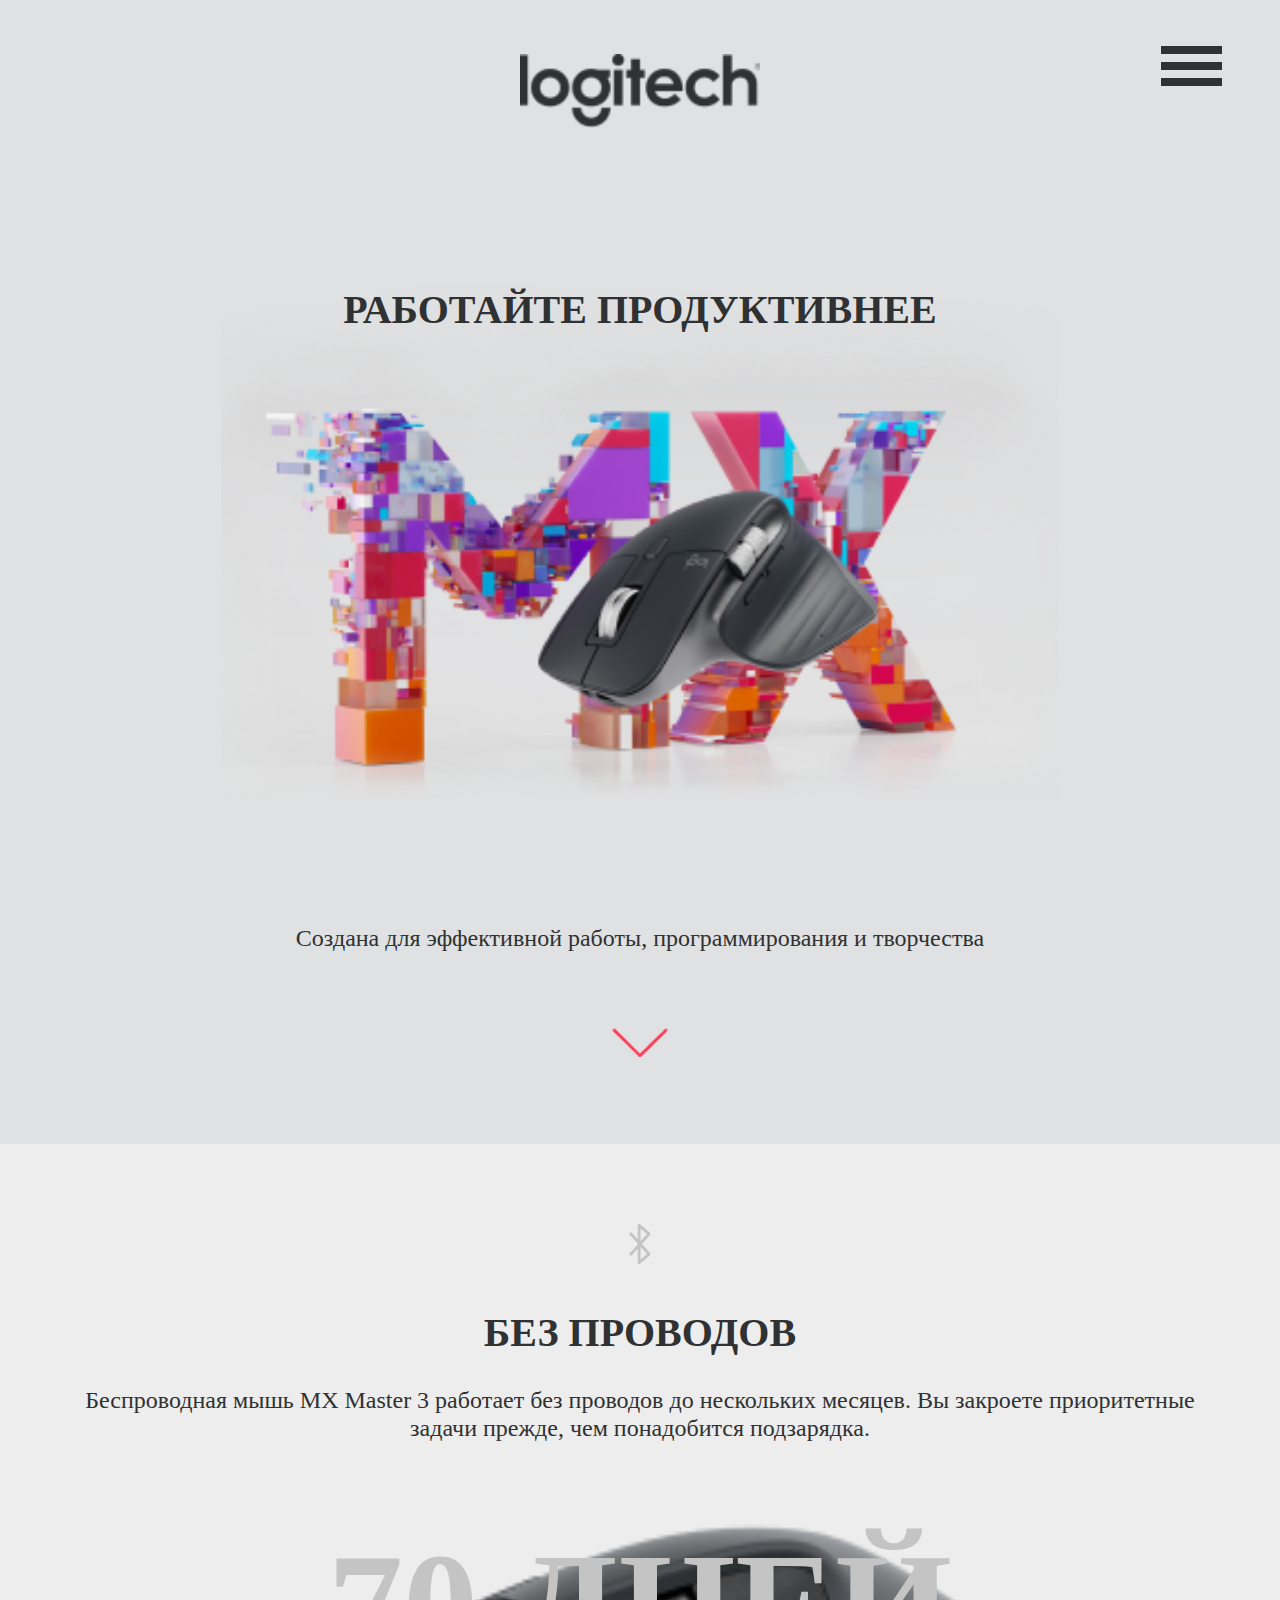
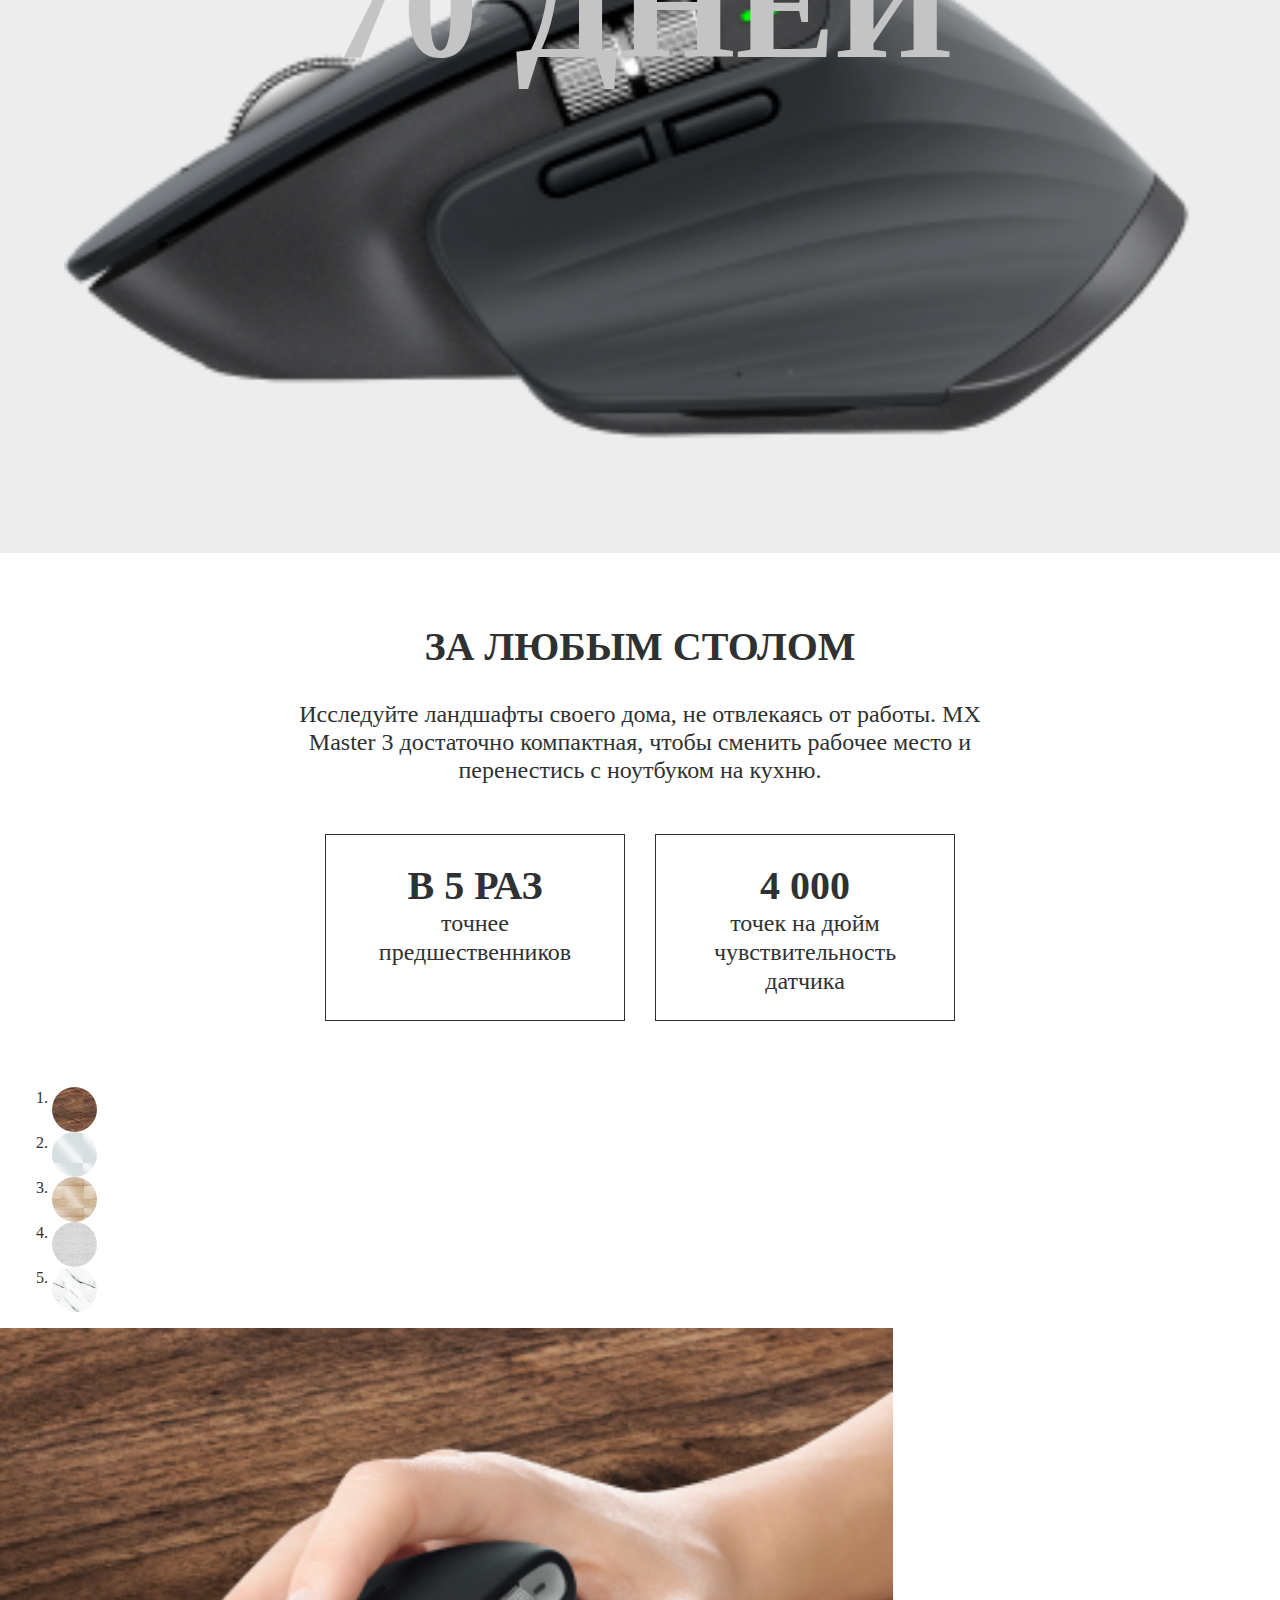
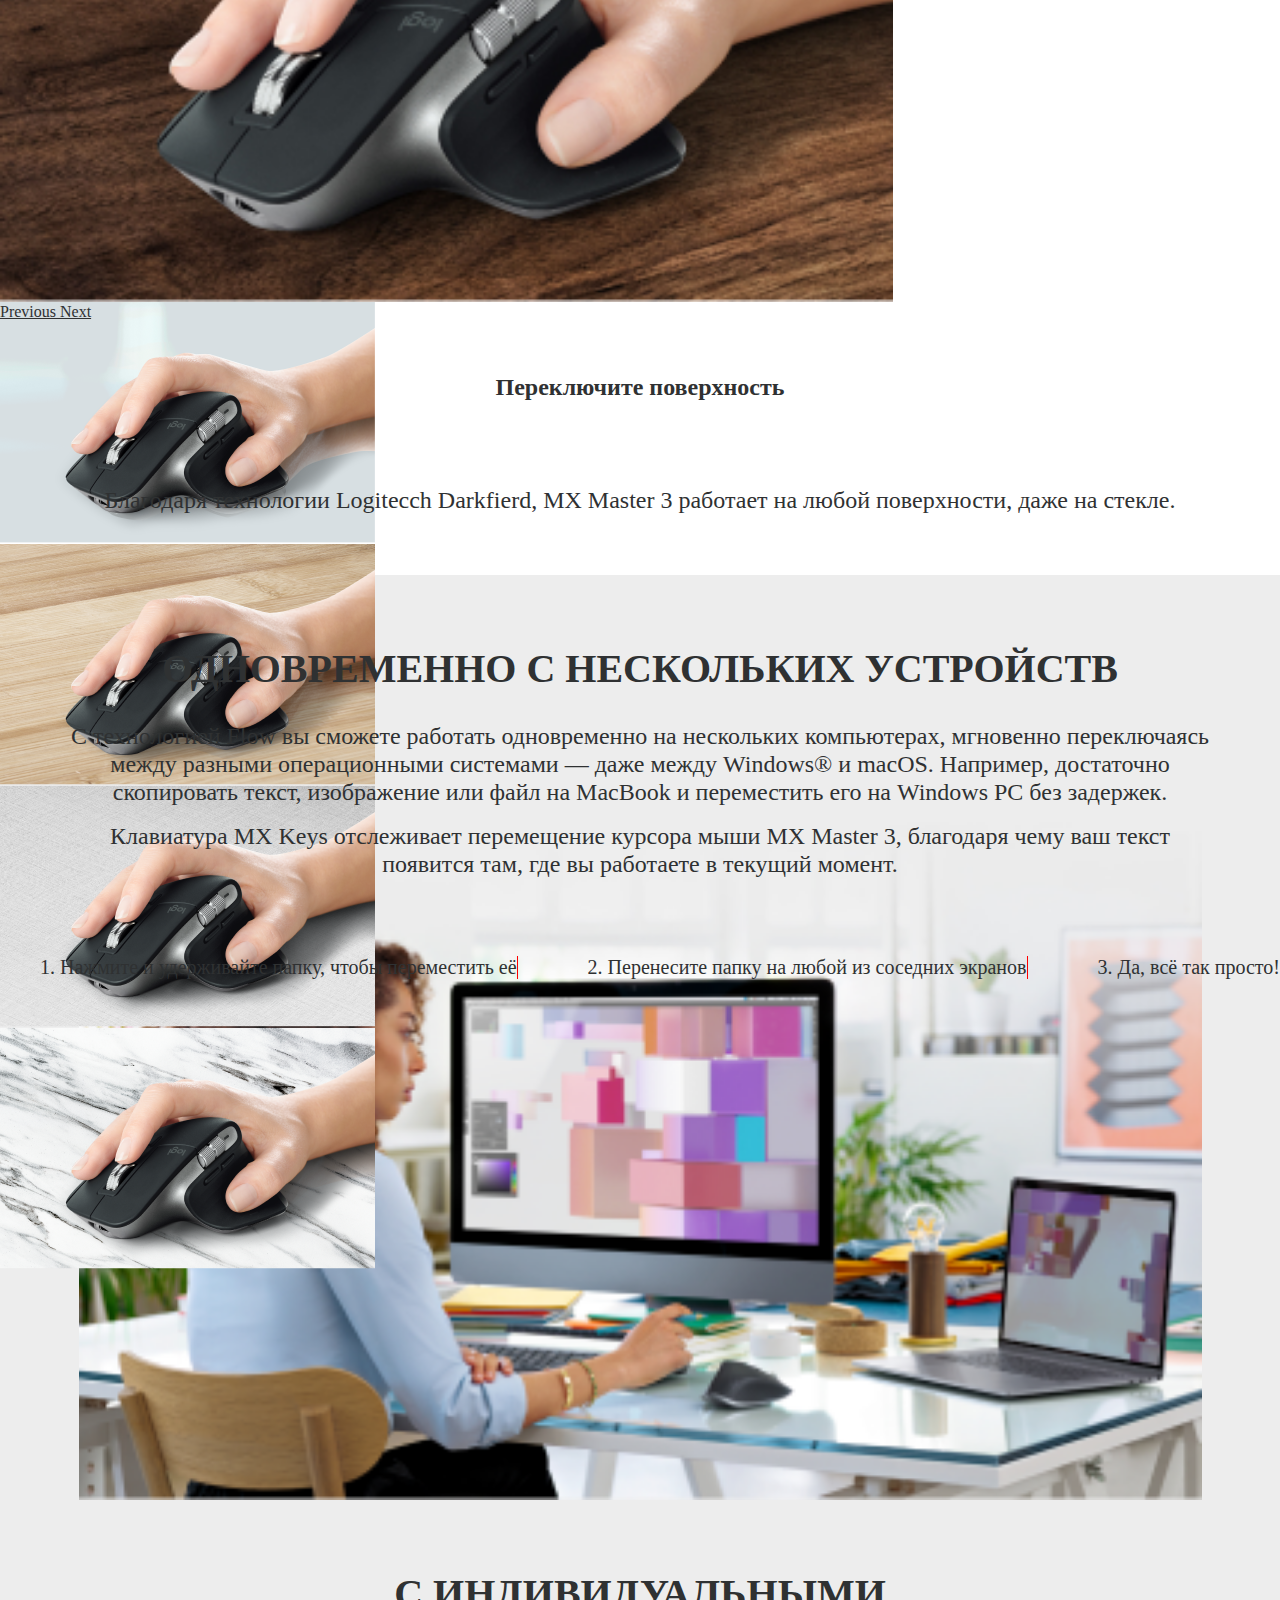
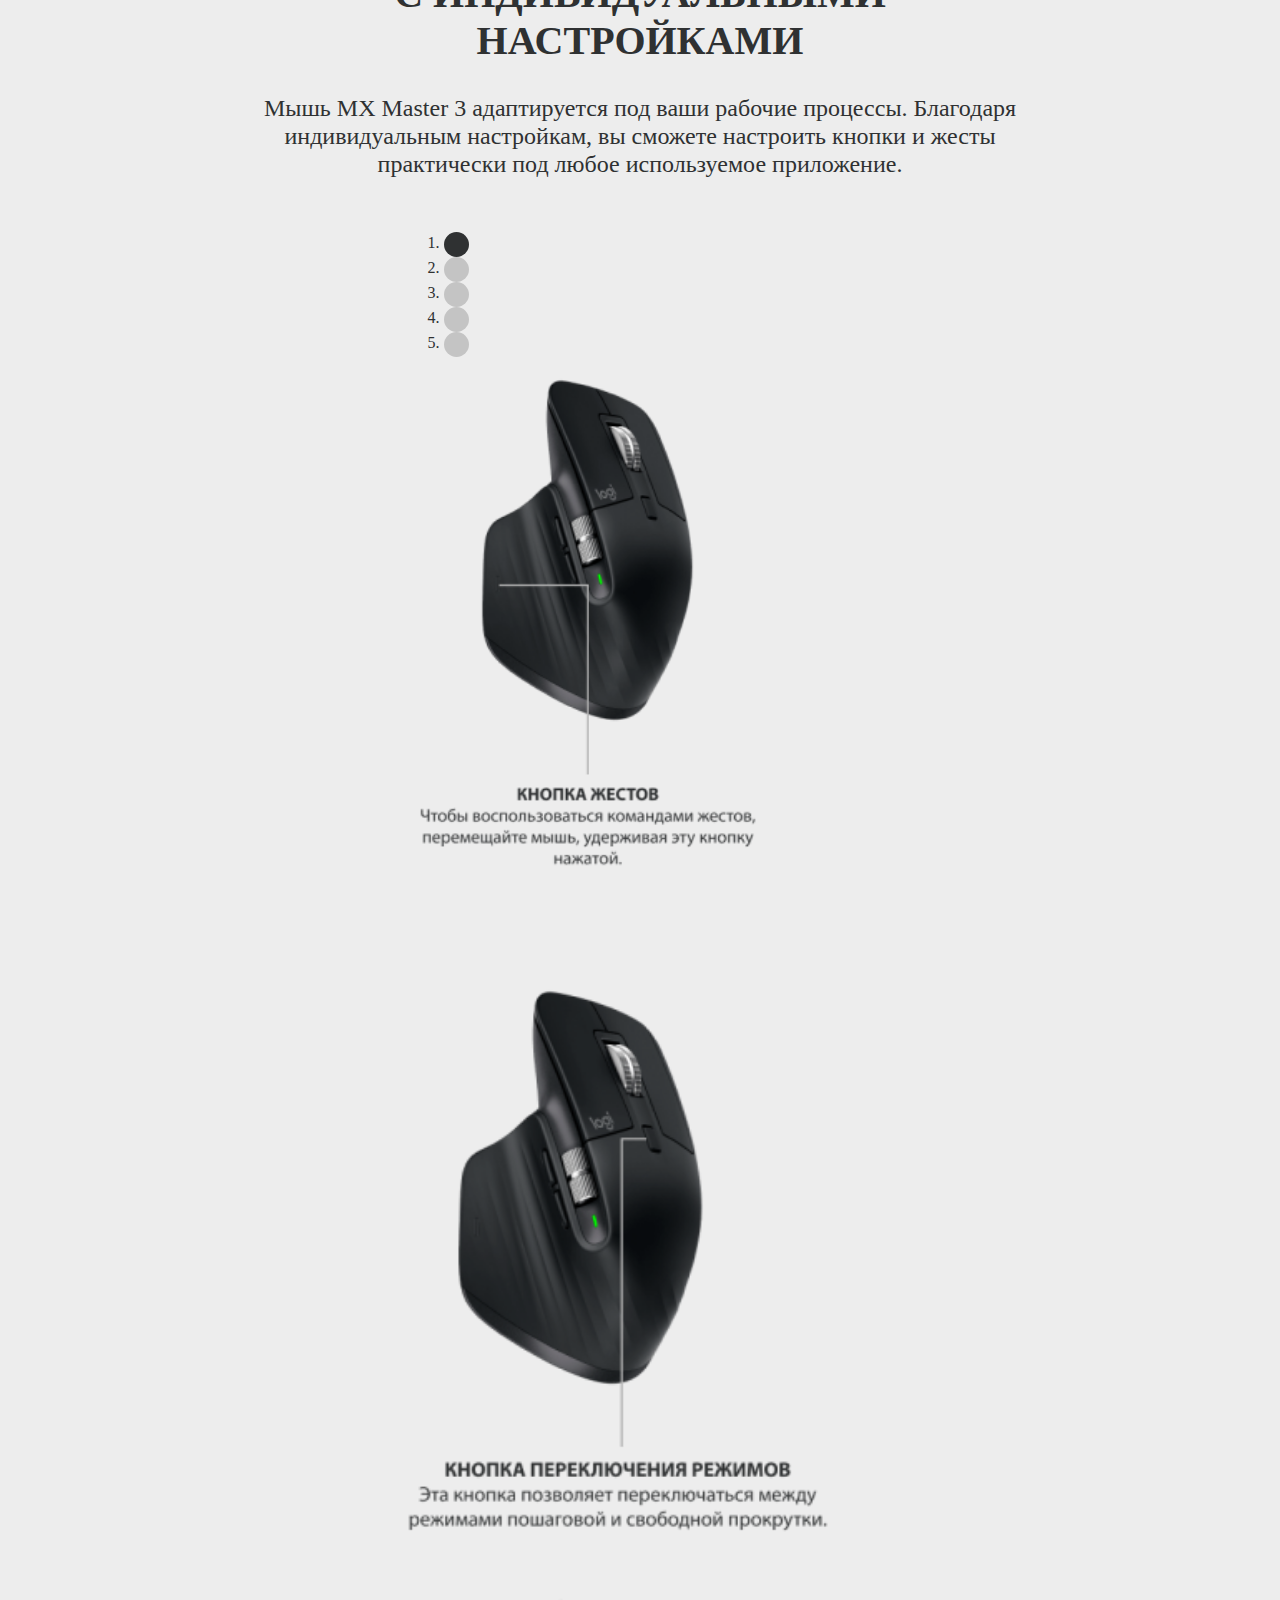
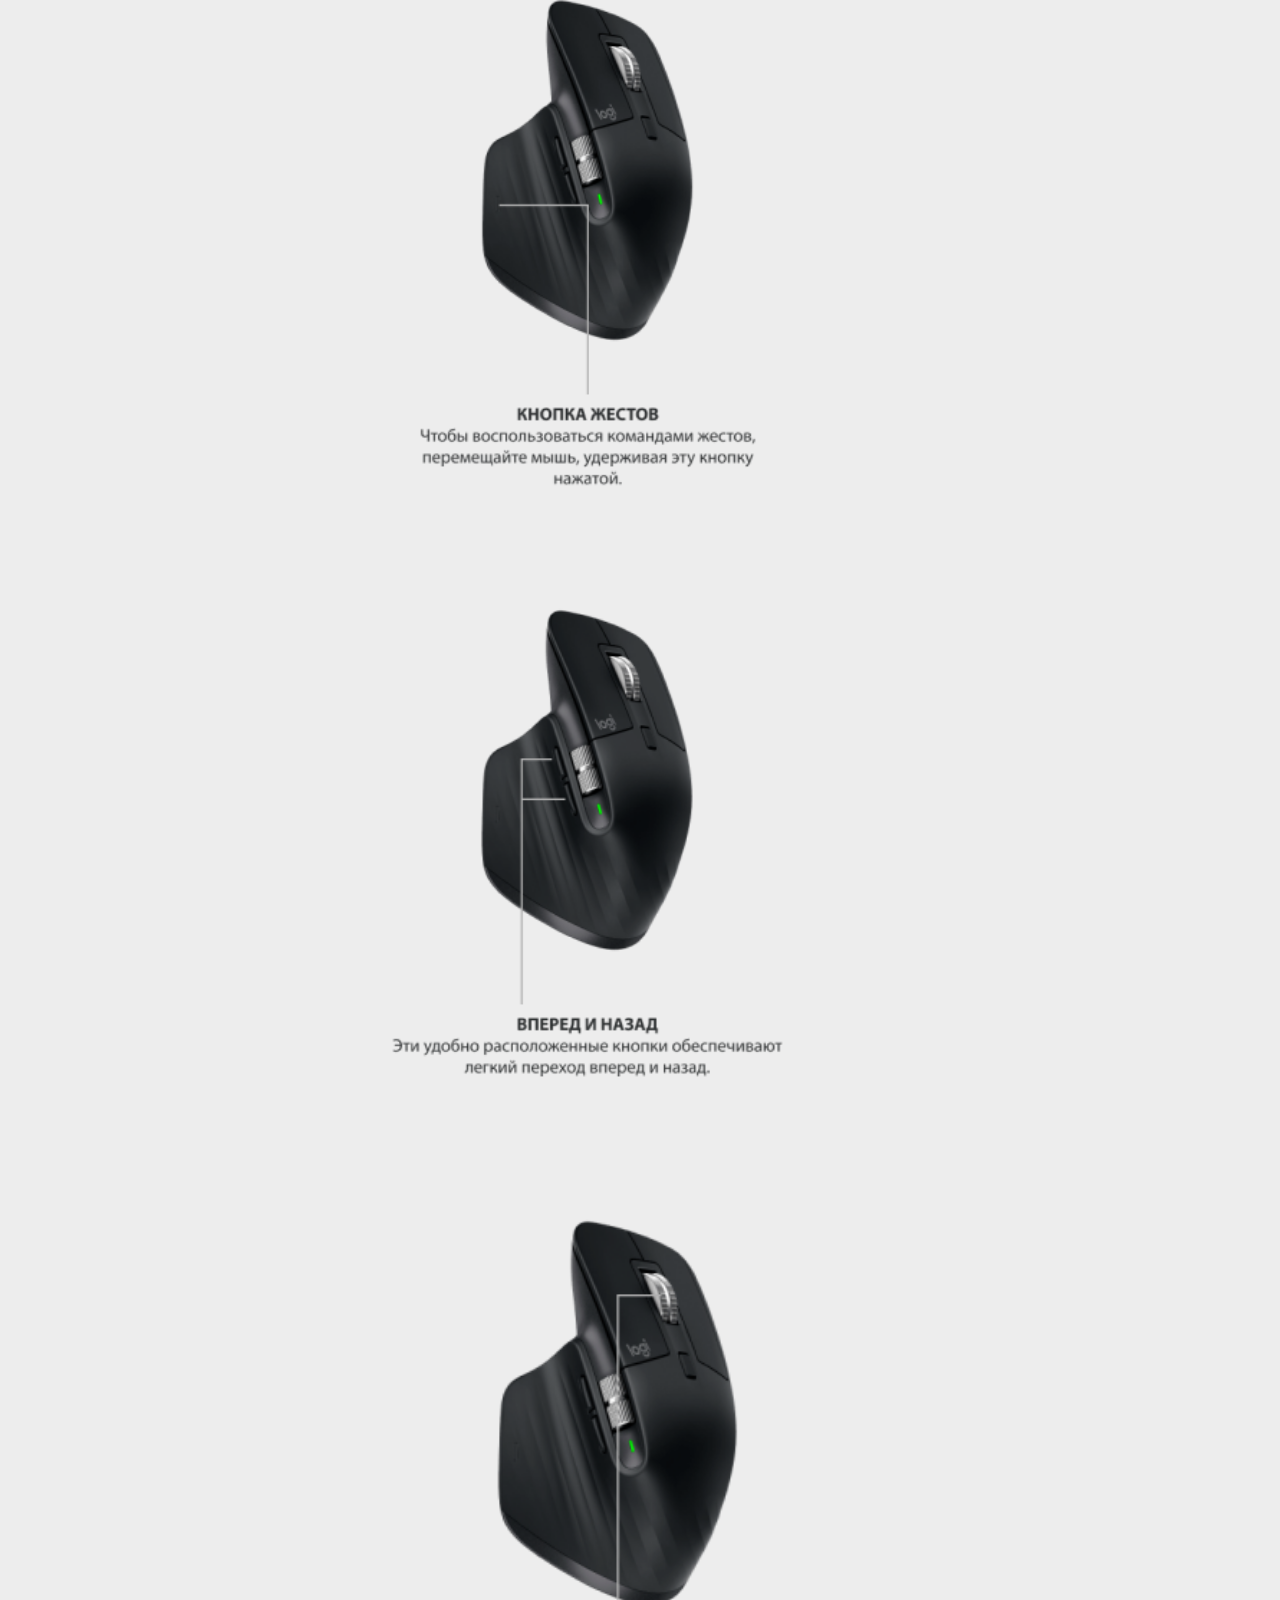
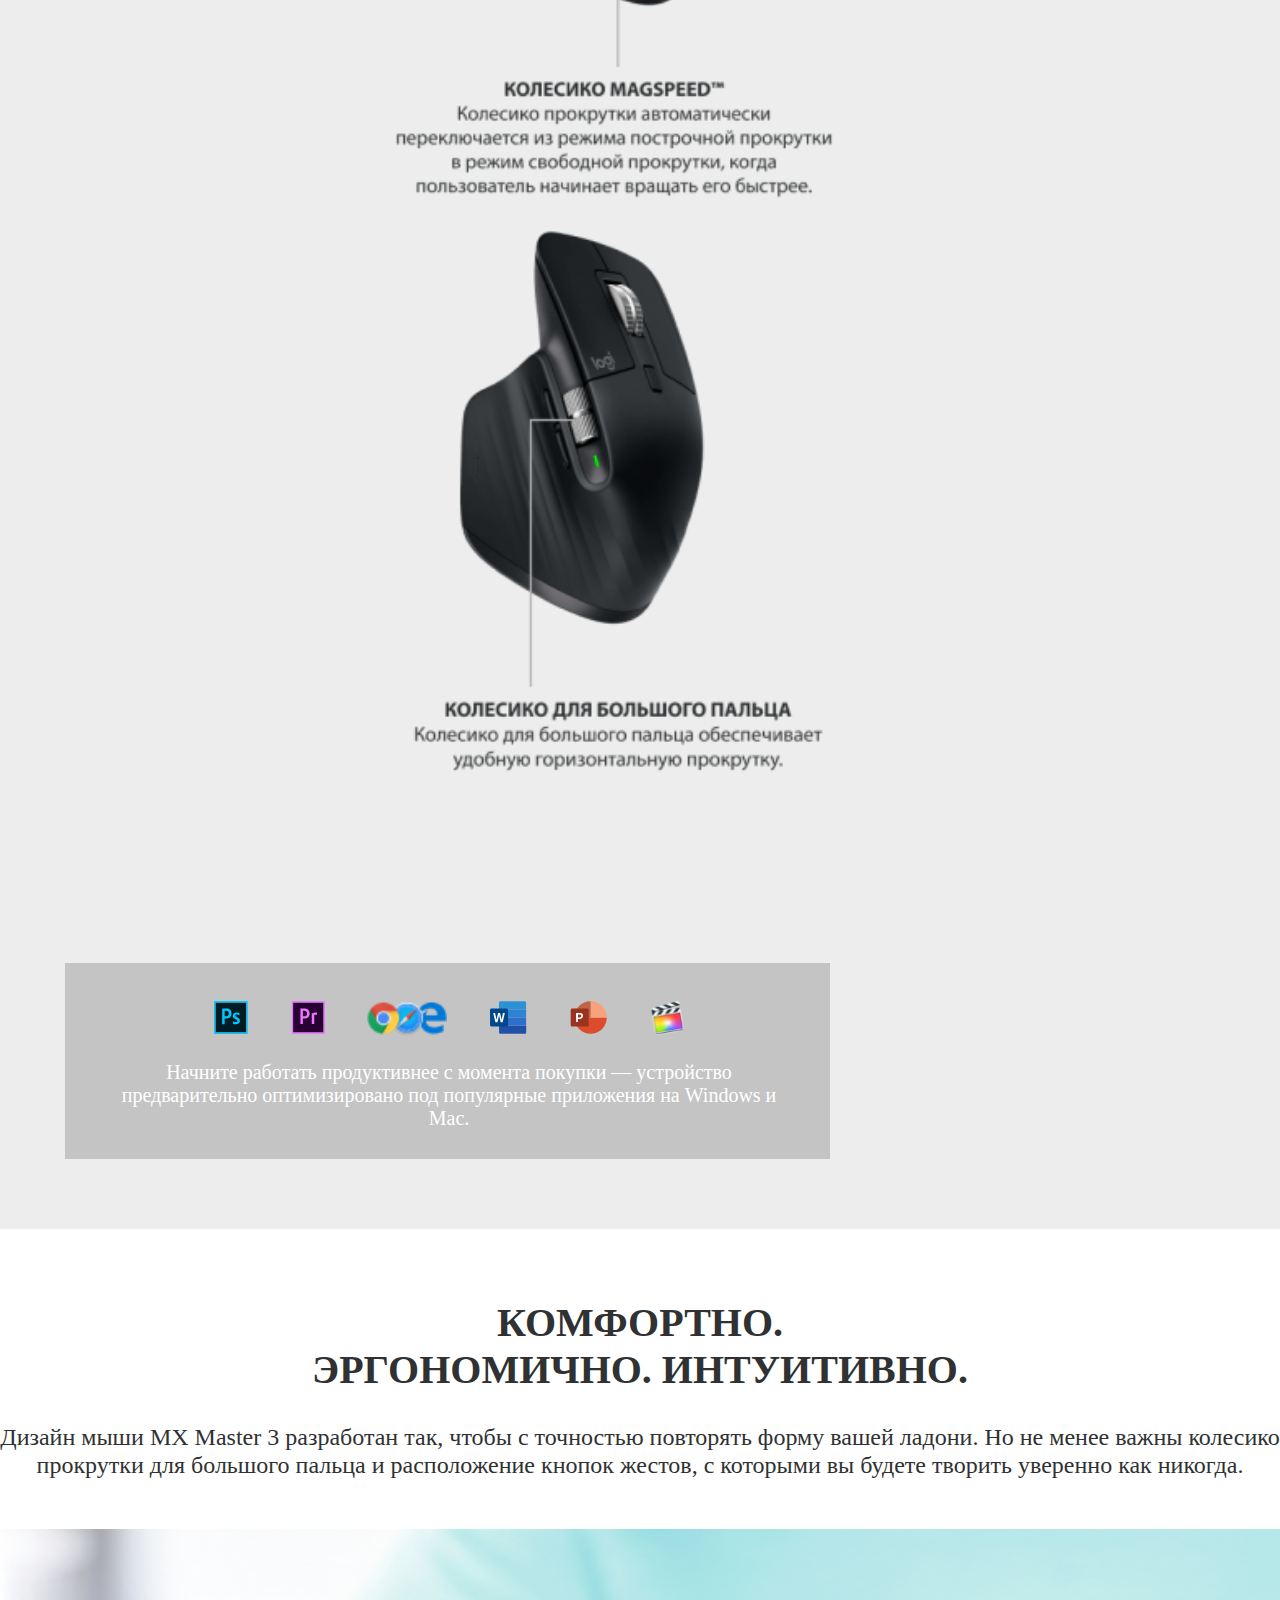
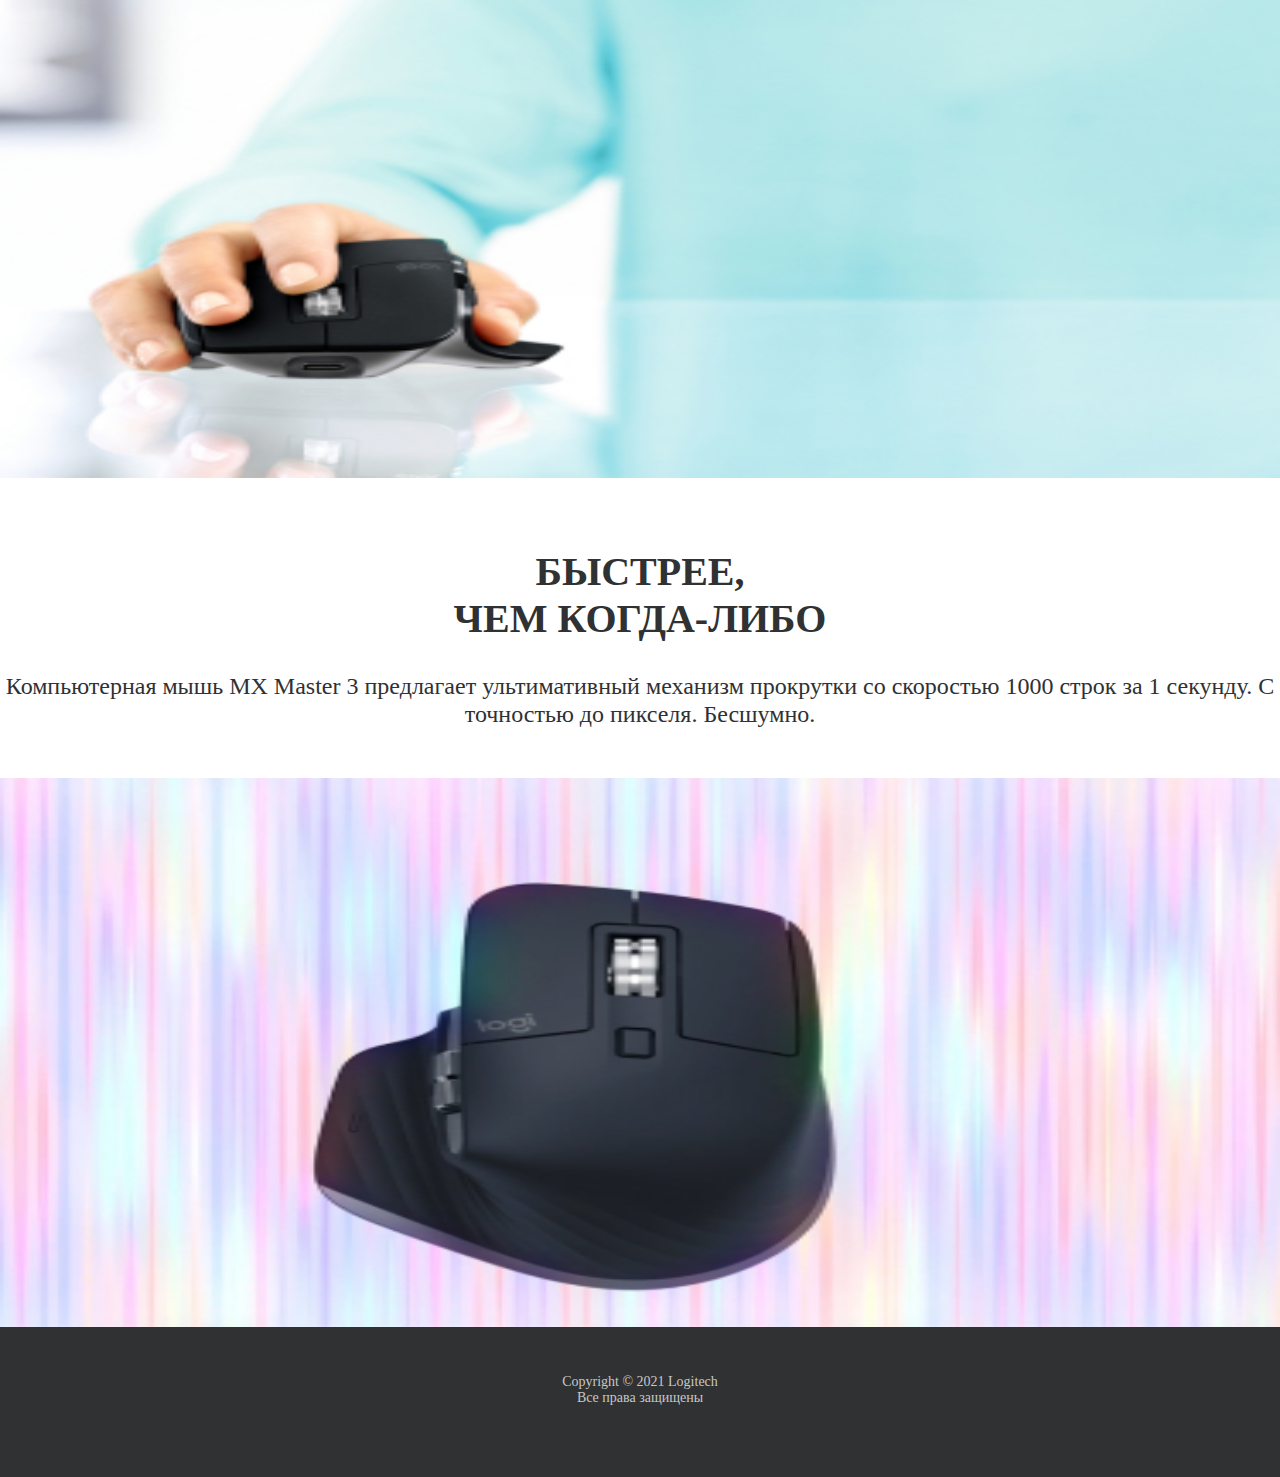
<file: index.html>
<!DOCTYPE html>
<html lang="ru">
  <head>
    <!-- Required meta tags -->
    <meta charset="UTF-8" />
    <meta http-equiv="X-UA-Compatible" content="IE=edge" />
    <meta name="viewport" content="width=device-width, initial-scale=1, shrink-to-fit=no">

    <!-- Bootstrap CSS -->
    <link rel="stylesheet" href="https://cdn.jsdelivr.net/npm/bootstrap@4.5.3/dist/css/bootstrap.min.css" integrity="sha384-TX8t27EcRE3e/ihU7zmQxVncDAy5uIKz4rEkgIXeMed4M0jlfIDPvg6uqKI2xXr2" crossorigin="anonymous">

    <!-- User CSS -->
    <link rel="stylesheet" href="./main.css" />

    <title>Logitech-Promo</title>
  </head>
  <body>
    <div class="wrapper">
      <div class="wrapper__content">
        <div class="container">
          <section class="pageTop">
            <div class="container pageTop__container">
              <header class="header pageTop__header">
                <div class="header__title">
                  <a href="index.html" class="header__title-link">
                    <img src="./img/logo/Logo_Logitech_dark 1.png" alt="Logo" class="header__logo"/>
                  </a>
                </div>
                <div class="hamburger">
                  <div class="header__hamburger"></div>
                </div>
              </header>
              <div class="pageTop__img">
              <h2 class="pageTop__title">работайте продуктивнее</h2>
              </div>
              <div class="pageTop__text text">
                Создана для эффективной работы, программирования и творчества
              </div>
              <div class="pageTop__arrow arrow">
                <a href="#page1" class="pageTop__link-page1 arrow__link"><img src="./img/icon/arrow.png" alt="Arrow bottom" class="arrow__bottom_red"></a>
              </div>
            </div>
          </section>
          <section class="page1" id="page1">
            <div class="container page1__container">
              <div class="page1__icon bluethooth">
                <svg class="bluethooth__img" width="18" height="34" viewBox="0 0 18 34" fill="none" xmlns="http://www.w3.org/2000/svg">
                  <path d="M17.6858 24.8216L10.6287 16.9999L17.6858 9.17916C17.9075 8.93286 18.0206 8.60468 17.9969 8.27192C17.9733 7.93882 17.8161 7.63003 17.5612 7.41826L8.98225 0.27754C8.62269 -0.0218854 8.12554 -0.0847721 7.70464 0.116904C7.28373 0.317716 7.0155 0.746169 7.0155 1.21725V12.9959L2.09065 7.53726C1.64323 7.04108 0.88199 7.00615 0.391728 7.45937C-0.0985325 7.91259 -0.133045 8.68224 0.314764 9.17883L7.0155 16.6057V17.3944L0.31483 24.8216C-0.133373 25.3174 -0.0988606 26.0875 0.391794 26.5411C0.882449 26.9947 1.64297 26.9597 2.09071 26.4628L7.01517 21.0049V32.7828C7.01517 33.2534 7.28379 33.6822 7.70431 33.8835C7.86788 33.9614 8.04346 34 8.21786 34C8.49166 34 8.76265 33.9058 8.98232 33.7233L17.5612 26.5824C17.8161 26.3703 17.9733 26.0615 17.9969 25.7288C18.0205 25.3961 17.9083 25.0678 17.6858 24.8216ZM9.42081 3.79435L15.0552 8.48375L9.42081 14.7287V3.79435ZM9.42081 30.2056V19.2716L15.0552 25.5162L9.42081 30.2056Z" fill="#C4C4C4"/>
                  </svg>            
              </div>
              <h2 class="page1__title">БЕЗ ПРОВОДОВ</h2>
              <div class="page1__text text">Беспроводная мышь MX Master 3 работает без проводов до нескольких месяцев. Вы закроете приоритетные задачи прежде, чем понадобится подзарядка.</div>
              <div class="page1__advertismen">70 дней</div>
            </div>
          </section>
          <section class="page2">
            <div class="container page2__container">
              <h2 class="page2__title">ЗА ЛЮБЫМ СТОЛОМ</h2>
              <div class="page2__text_top text">Исследуйте ландшафты своего дома, не отвлекаясь от работы. MX Master 3 достаточно компактная, чтобы сменить рабочее место и перенестись с ноутбуком на кухню.</div>
              <ul class="page2__list">
                <li class="page2__item">
                  <h2 class="page2__item-title">В 5 раз</h2>
                  <span class="page2__item-text text">точнее предшественников</span>
                </li>
                <li class="page2__item">
                  <h2 class="page2__item-title">4 000</h2>
                  <span class="page2__item-text text">точек на дюйм чувствительность датчика</span>
                </li>
              </ul>
            </div>
            <div id="carouselExampleIndicators" class="carousel slide page2__carusel" data-ride="carousel">
              <ol class="carousel-indicators page2__carousel-indicators">
                <li data-target="#carouselExampleIndicators" data-slide-to="0" class="active page2__carouselExampleIndicators_wood">
                  <a href="" class="page2__carouselExampleIndicators__link"></a></li>
                <li data-target="#carouselExampleIndicators" class="page2__carouselExampleIndicators_glass" data-slide-to="1">
                  <a href="" class="page2__carouselExampleIndicators__link"></a></li>
                <li data-target="#carouselExampleIndicators" class="page2__carouselExampleIndicators_linoleum" data-slide-to="2">
                  <a href="" class="page2__carouselExampleIndicators__link pag"></a></li>
                <li data-target="#carouselExampleIndicators" class="page2__carouselExampleIndicators_cloth" data-slide-to="3">
                  <a href="" class="page2__carouselExampleIndicators__link"></a></li>
                <li data-target="#carouselExampleIndicators" class="page2__carouselExampleIndicators_marble" data-slide-to="4">
                  <a href="" class="page2__carouselExampleIndicators__link"></a></li>
              </ol>
              <div class="carousel-inner page2__carousel-inner">
                <div class="carousel-item active page2__carousel-item">
                  <img src="./img/mouseImg/wood.jpg" class="h-auto w-100 page2__carousel-img" alt="wood">
                </div>
                <div class="carousel-item">
                  <img src="./img/mouseImg/glass.png" class="h-auto w-100 page2__carousel-img" alt="glass`">
                </div>
                <div class="carousel-item">
                  <img src="./img/mouseImg/linoleum.png" class="h-auto w-100 page2__carousel-img" alt="linoleum">
                </div>
                <div class="carousel-item">
                  <img src="./img/mouseImg/cloth.png" class="h-auto w-100 page2__carousel-img" alt="cloth">
                </div>
                <div class="carousel-item">
                  <img src="./img/mouseImg/marble.png" class="h-auto w-100 page2__carousel-img" alt="marble">
                </div>
              </div>
              <a class="carousel-control-prev page2__carousel-control-prev" href="#carouselExampleIndicators" role="button" data-slide="prev">
                <span class="carousel-control-prev-icon page2__carousel-control-prev-icon" aria-hidden="true"></span>
                <span class="sr-only">Previous</span>
              </a>
              <a class="carousel-control-next page2__carousel-control-next" href="#carouselExampleIndicators" role="button" data-slide="next">
                <span class="carousel-control-next-icon page2__carousel-control-next-icon" aria-hidden="true"></span>
                <span class="sr-only">Next</span>
              </a>
            </div>
            <div class="page2__footer">
              <div class="container page2__container-footer">
                <h3 class="page2__footer-title">Переключите поверхность</h3>
                <div class="page2__text_bottom text">Благодаря технологии Logitecch Darkfierd, MX Master 3 работает на любой поверхности, даже на стекле.
                </div>
              </div>          
            </div>
          </div>
            
          </section>
          <section class="page3">
            <h2 class="page3__title">ОДНОВРЕМЕННО С НЕСКОЛЬКИХ УСТРОЙСТВ</h2>
            <div class="page3__content">
              <div class="container page3__content-container">
                <p class="page3__text1">С технологией Flow вы сможете работать одновременно на нескольких компьютерах, мгновенно переключаясь между разными операционными системами — даже между Windows® и macOS. Например, достаточно скопировать текст, изображение или файл на MacBook и переместить его на Windows PC без задержек.</p>
                <p class="page3__text2">Клавиатура MX Keys отслеживает перемещение курсора мыши MX Master 3, благодаря чему ваш текст появится там, где вы работаете в текущий момент.</p>
              </div>
            </div>
            <div class="page3__instructions">
              <div class="container page3__instructions-container">
                <ol class="page3__list">
                  <li class="page3__item text">Нажмите и удерживайте папку, чтобы переместить её</li>
                  <li class="page3__item text">Перенесите папку на любой из соседних экранов</li>
                  <li class="page3__item text">Да, всё так просто!</li>
                </ol>
              </div>
            </div>
          </section>
          <section class="page4">
            <div class="page4__content">
              <div class="container page4__container">
                <h2 class="page4__title">С ИНДИВИДУАЛЬНЫМИ НАСТРОЙКАМИ</h2>
                <div class="page4__text text">Мышь MX Master 3 адаптируется под ваши рабочие процессы. Благодаря
                  индивидуальным настройкам, вы сможете настроить кнопки и жесты практически
                  под любое используемое приложение.
                </div>
                <div id="carouselExampleIndicators4" class="carousel slide page4__carusel" data-ride="carousel">
                  <ol class="carousel-indicators page4__carousel-indicators">
                    <li data-target="#carouselExampleIndicators4" data-slide-to="0" class="active page4__carouselExampleIndicators page4__carouselExampleIndicators_active">
                      <a href="" class="page4__carouselExampleIndicators__link page4__carouselExampleIndicators__link_active"></a></li>
                    <li data-target="#carouselExampleIndicators4" data-slide-to="1">
                      <a href="" class="page4__carouselExampleIndicators__link"></a></li>
                    <li data-target="#carouselExampleIndicators4" data-slide-to="2">
                      <a href="" class="page4__carouselExampleIndicators__link"></a></li>
                    <li data-target="#carouselExampleIndicators4" data-slide-to="3">
                      <a href="" class="page4__carouselExampleIndicators__link"></a></li>
                    <li data-target="#carouselExampleIndicators4" data-slide-to="4">
                      <a href="" class="page4__carouselExampleIndicators__link"></a></li>
                  </ol>
                  <div class="carousel-inner page4__carousel-inner">
                    <div class="carousel-item page4__carousel-item active">
                      <img src="./img/mouseImg/b74bcf9.png" class="d-block w-100" alt="App Expose">
                    </div>
                    <div class="carousel-item page4__carousel-item">
                      <img src="./img/mouseImg/fecdd75.png" class="d-block w-100" alt="Switching modes button">
                    </div>
                    <div class="carousel-item page4__carousel-item">
                      <img src="./img/mouseImg/b74bcf9.png" class="d-block w-100" alt="Gesture button">
                    </div>
                    <div class="carousel-item page4__carousel-item">
                      <img src="./img/mouseImg/c075726.png" class="d-block w-100" alt="Forward and backward button">
                    </div>
                    <div class="carousel-item page4__carousel-item">
                      <img src="./img/mouseImg/e987ca8.png" class="d-block w-100" alt="Magspeed">
                    </div>
                    <div class="carousel-item page4__carousel-item">
                      <img src="./img/mouseImg/f8bf6eb.png" class="d-block w-100" alt="Thumb wheel">
                    </div>
                  </div>                  
                </div>                
              </div>
            </div>
            <div class="page4__footer">
              <div class="container page4__footer-container">
                <ul class="pagination__list page4__pagination-footer-list">
                  <li class="pagination__item"><a href="" class="pagination__link page4__pagination-footer-link"><img src="./img/programIcon/Ps.svg" alt="Ps" class="page4__icon"></a></li>
                  <li class="pagination__item "><a href="" class="pagination__link page4__pagination-footer-link"><img src="./img/programIcon/Pr.svg" alt="Pr" class="page4__icon"></a></li>
                  <li class="pagination__item "><a href="" class="pagination__link page4__pagination-footer-link"><img src="./img/programIcon/Browser.png" alt="Browser" class="page4__icon"></a></li>
                  <li class="pagination__item "><a href="" class="pagination__link page4__pagination-footer-link"><img src="./img/programIcon/word.svg" alt="Word" class="page4__icon"></a></li>
                  <li class="pagination__item "><a href="" class="pagination__link page4__pagination-footer-link"><img src="./img/programIcon/P.svg" alt="P" class="page4__icon"></a></li>
                  <li class="pagination__item "><a href="" class="pagination__link page4__pagination-footer-link"><img src="./img/programIcon/video.svg" alt="Video" class="page4__icon"></a></li>
                </ul>
                <div class="page4__footer-text">
                  <p>Начните работать продуктивнее с момента покупки — устройство предварительно оптимизировано под популярные приложения на Windows и Mac.</p>
                </div>
              </div>
            </div>
          </section>
          <section class="page5">
            <div class="container page5__container">
              <h2 class="page5__title">КОМФОРТНО.<br>ЭРГОНОМИЧНО. ИНТУИТИВНО.</h2>
              <div class="page5__text text">Дизайн мыши MX Master 3 разработан так, чтобы с точностью повторять форму вашей ладони. Но не менее важны колесико прокрутки для большого пальца и расположение кнопок жестов, с которыми вы будете творить уверенно как никогда.
              </div>
            </div>
            <div class="page5__picture">
              <img src="./img/backgroundImg/image1.jpg" alt="Mouse in hands" class="page5__img">
            </div>
            <div class="container page5__container">
              <div class="page5__title"><h2>БЫСТРЕЕ,<br>ЧЕМ КОГДА-ЛИБО</h2></div>            
              <div class="page5__text text">Компьютерная мышь MX Master 3 предлагает ультимативный механизм прокрутки со скоростью 1000 строк за 1 секунду. С точностью до пикселя. Бесшумно.</div>
            </div>
            <div class="page5__picture">
              <img src="./img/backgroundImg/image2.jpg" alt="Mouse" class="page5__img">
            </div>        
          </section>
        </div>
      </div>
      <div class="footer">
        <div class="footer__text">
          <div>Copyright &copy; 2021 Logitech</div>
          <div>Все права защищены</div>
        </div>
      </div>
    </div>
    <!-- Separate Popper and Bootstrap JS -->
    <script src="https://code.jquery.com/jquery-3.5.1.slim.min.js" integrity="sha384-DfXdz2htPH0lsSSs5nCTpuj/zy4C+OGpamoFVy38MVBnE+IbbVYUew+OrCXaRkfj" crossorigin="anonymous"></script>
    <script src="https://cdn.jsdelivr.net/npm/popper.js@1.16.1/dist/umd/popper.min.js" integrity="sha384-9/reFTGAW83EW2RDu2S0VKaIzap3H66lZH81PoYlFhbGU+6BZp6G7niu735Sk7lN" crossorigin="anonymous"></script>
    <script src="https://cdn.jsdelivr.net/npm/bootstrap@4.5.3/dist/js/bootstrap.min.js" integrity="sha384-w1Q4orYjBQndcko6MimVbzY0tgp4pWB4lZ7lr30WKz0vr/aWKhXdBNmNb5D92v7s" crossorigin="anonymous"></script>
  </body>
</html>
</file>
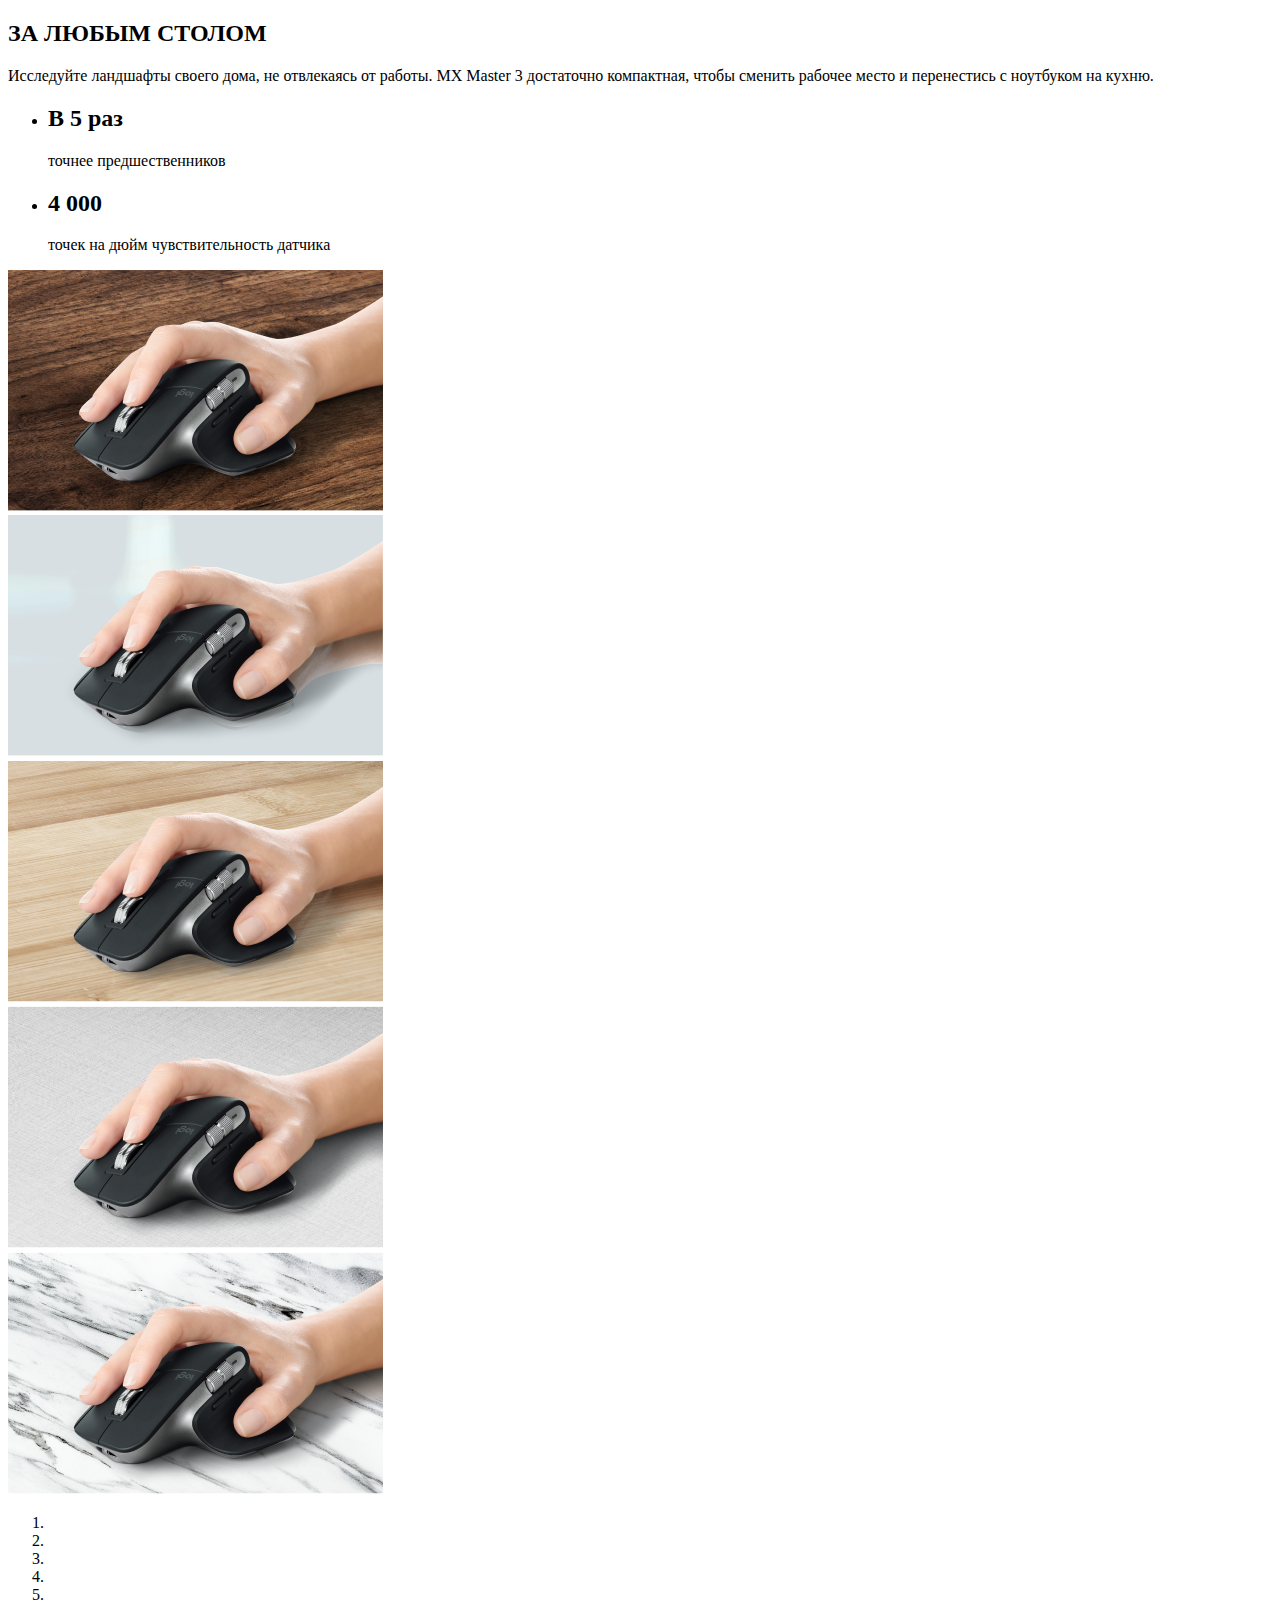
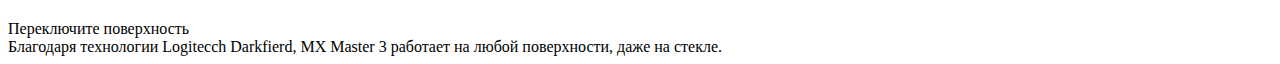
<file: example.html>
<!DOCTYPE html>
<html lang="ru">
<head>
    <meta charset="UTF-8">
    <meta http-equiv="X-UA-Compatible" content="IE=edge">
    <meta name="viewport" content="width=device-width, initial-scale=1.0">
    <link rel="stylesheet" href="https://cdn.jsdelivr.net/npm/bootstrap@4.5.3/dist/css/bootstrap.min.css" integrity="sha384-TX8t27EcRE3e/ihU7zmQxVncDAy5uIKz4rEkgIXeMed4M0jlfIDPvg6uqKI2xXr2" crossorigin="anonymous">
    <title>Document</title>
</head>
<body>
    <section class="page2">
        <div class="container page2__container">
          <h2 class="page2__title">ЗА ЛЮБЫМ СТОЛОМ</h2>
          <div class="page2__text_top text">Исследуйте ландшафты своего дома, не отвлекаясь от работы. MX Master 3 достаточно компактная, чтобы сменить рабочее место и перенестись с ноутбуком на кухню.</div>
          <ul class="page2__list">
            <li class="page2__item">
              <h2 class="page2__item-title">В 5 раз</h2>
              <span class="page2__item-text text">точнее предшественников</span>
            </li>
            <li class="page2__item">
              <h2 class="page2__item-title">4 000</h2>
              <span class="page2__item-text text">точек на дюйм чувствительность датчика</span>
            </li>
          </ul>
        </div>
        <div id="carouselExampleControls" class="carousel slide page2__carouselExampleControls" data-bs-ride="carousel">
          <div class="carousel-inner page2__carousel-inner">
            <div class="carousel-item active">
              <img src="./img/mouseImg/wood.jpg" class="d-block w-100" alt="wood"/>
            </div>
            <div class="carousel-item">
              <img src="./img/mouseImg/glass.png" class="d-block w-100" alt="glass"/>
            </div>
            <div class="carousel-item">
              <img src="./img/mouseImg/linoleum.png" class="d-block w-100" alt="linoleum"/>
            </div>
            <div class="carousel-item">
              <img src="./img/mouseImg/cloth.png" class="d-block w-100" alt="cloth"/>
            </div>
            <div class="carousel-item">
              <img src="./img/mouseImg/marble.png" class="d-block w-100" alt="marble"/>
            </div>
            <a class="carousel-control-prev page2__carousel-control page2__carousel-control-prev" href="#carouselExampleControls" role="button" data-bs-slide="prev">
              <span class="carousel-control-prev-icon page2__carousel-control-icon page2__carousel-control-prev-icon" aria-hidden="true"></span>
            </a>
            <a class="carousel-control-next page2__carousel-control page2__carousel-control-next" href="#carouselExampleControls" role="button" data-bs-slide="next">
              <span class="carousel-control-next-icon page2__carousel-control-icon page2__carousel-control-next-icon" aria-hidden="true"></span>
            </a>
          </div>
          <ol class="carousel-indicators page2__carousel-indicators">
            <li data-bs-target="#carouselExampleIndicators" data-bs-slide-to="0" class="active page2__carousel-indicators-item"><a href="" class="pagination__link page2__pagination-link pagination__link_wood"></a></li>
            <li data-bs-target="#carouselExampleIndicators" class="page2__carousel-indicators-item" data-bs-slide-to="1"><a href="" class="pagination__link page2__pagination-link pagination__link_glass"></a></li>
            <li data-bs-target="#carouselExampleIndicators" class="page2__carousel-indicators-item" data-bs-slide-to="2"><a href="" class="pagination__link page2__pagination-link pagination__link_linoleum"></a></li>
            <li data-bs-target="#carouselExampleIndicators" class="page2__carousel-indicators-item" data-bs-slide-to="3"><a href="" class="pagination__link page2__pagination-link pagination__link_cloth"></a></li>
            <li data-bs-target="#carouselExampleIndicators" class="page2__carousel-indicators-item" data-bs-slide-to="4"><a href="" class="pagination__link page2__pagination-link pagination__link_marble"></a></li>
          </ol>
        </div>
        <div class="page2__footer">
          <div class="container page2__container-footer">
            <div class="text page2__footer-title">Переключите поверхность</div>
            <div class="page2__text_bottom text">Благодаря технологии Logitecch Darkfierd, MX Master 3 работает на любой поверхности, даже на стекле.
            </div>
          </div>          
        </div>
      </section>





    <script src="https://code.jquery.com/jquery-3.5.1.slim.min.js" integrity="sha384-DfXdz2htPH0lsSSs5nCTpuj/zy4C+OGpamoFVy38MVBnE+IbbVYUew+OrCXaRkfj" crossorigin="anonymous"></script>
    <script src="https://cdn.jsdelivr.net/npm/popper.js@1.16.1/dist/umd/popper.min.js" integrity="sha384-9/reFTGAW83EW2RDu2S0VKaIzap3H66lZH81PoYlFhbGU+6BZp6G7niu735Sk7lN" crossorigin="anonymous"></script>
    <script src="https://cdn.jsdelivr.net/npm/bootstrap@4.5.3/dist/js/bootstrap.min.js" integrity="sha384-w1Q4orYjBQndcko6MimVbzY0tgp4pWB4lZ7lr30WKz0vr/aWKhXdBNmNb5D92v7s" crossorigin="anonymous"></script>    
</body>
</html>
</file>
<file: main.css>
@import url('./css/layout/fonts.css');
@import url('./css/layout/normalize.css');
@import url('./css/layout/reset.css');
@import url('./css/layout/base.css');


@import url('./css/blocks/wrapper.css');
@import url('./css/blocks/text.css');
@import url('./css/blocks/hamburger.css');
@import url('./css/blocks/container.css');
@import url('./css/blocks/pageTop.css');
@import url('./css/blocks/header.css');
@import url('./css/blocks/arrow.css');


@import url('./css/blocks/page1.css');

@import url('./css/blocks/page2.css');
@import url('./css/blocks/pagination.css');


@import url('./css/blocks/page3.css');

@import url('./css/blocks/page4.css');

@import url('./css/blocks/page5.css');

@import url('./css/blocks/footer.css');

@import url('./css/media/media768.css');
</file>
